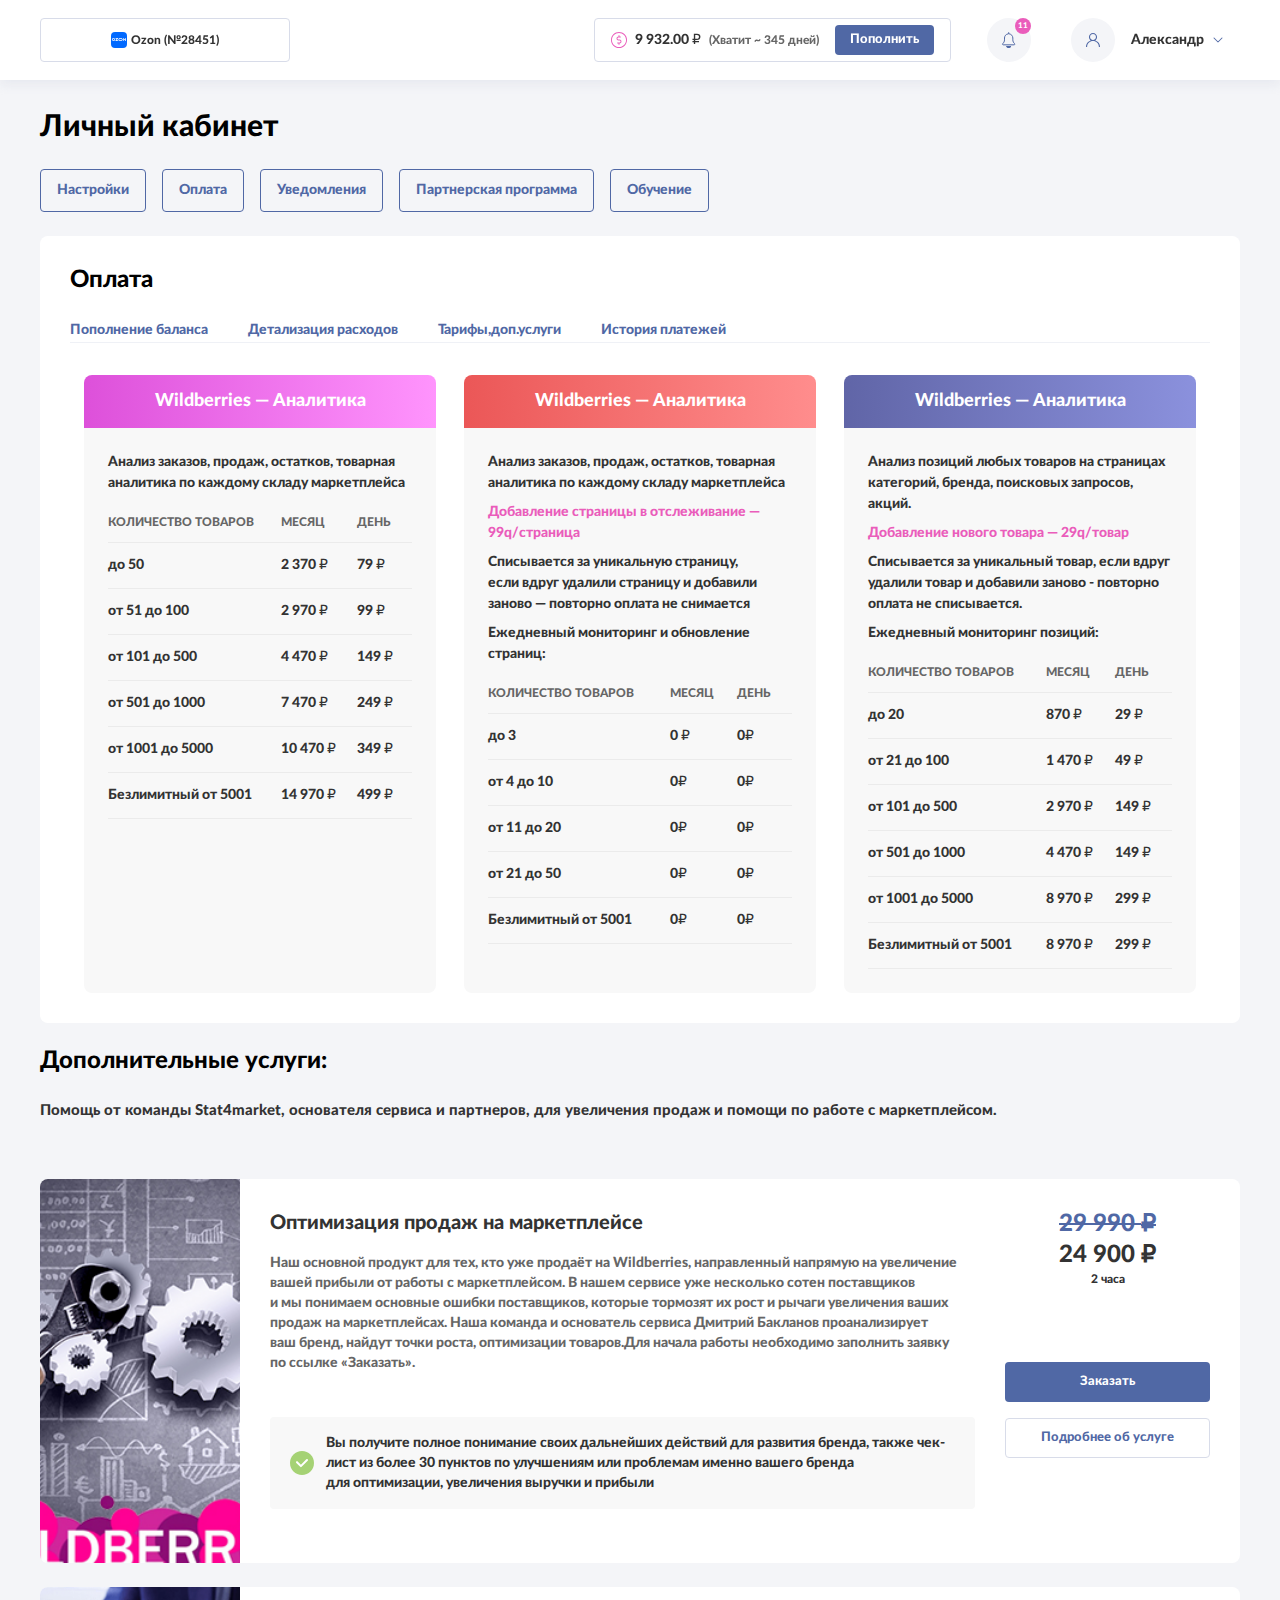
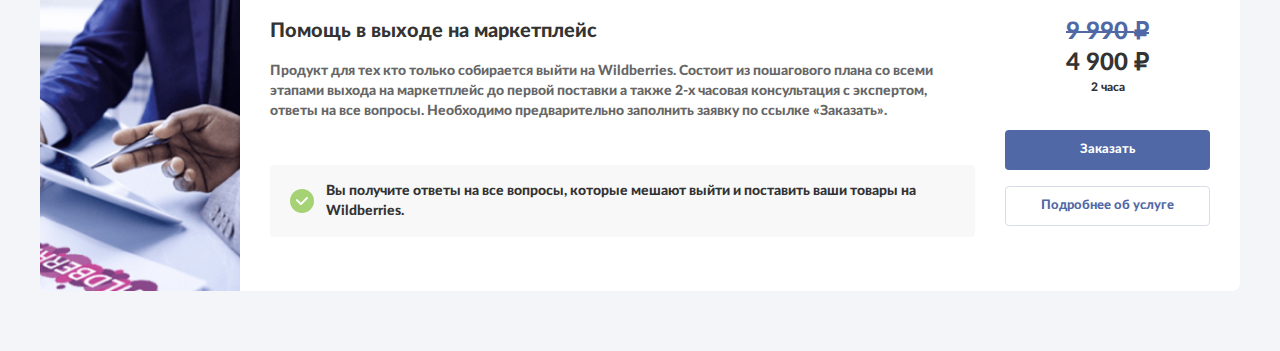
<file: index.html>
<!doctype html><html lang="ru"><head><meta charset="UTF-8"/><meta name="viewport" content="width=device-width,initial-scale=1"/><meta http-equiv="X-UA-Compatible" content="ie=edge"/><title>TestJob</title><link href="assets/css/vendors.c179d4c7c82594709fb0.css" rel="stylesheet"><link href="assets/css/app.80be817db9a53aabaa43.css" rel="stylesheet"></head><body><div id="app"><div class="overlay"></div><header class="header"><div class="container-fluid"><div class="row no-gutters"><div class="col col-left col-6 col-sm-5 col-lg-4"><a href="index.html" class="header__logo"><img src="assets/img/logo.svg" alt="logoImg"> </a><a href="index.html" class="header__logo-mob"><img src="assets/img/logo-mob.svg" alt="logoImg"></a><div class="tarif-number"><div class="tarif-number__icon"><svg width="16" height="20" viewBox="0 0 16 20" fill="none" xmlns="http://www.w3.org/2000/svg"><rect y="2" width="16" height="16" rx="4" fill="#0069FF"/><g clip-path="url(#clip0)"><path fill-rule="evenodd" clip-rule="evenodd" d="M2.68314 8.00855C2.3684 7.9754 2.05112 8.04054 1.7749 8.19503C1.49869 8.34951 1.2771 8.58576 1.1406 8.87129C1.0041 9.15682 0.95938 9.47762 1.0126 9.78959C1.06581 10.1016 1.21435 10.3894 1.43779 10.6135C1.66123 10.8377 1.9486 10.9871 2.26041 11.0413C2.57222 11.0955 2.89316 11.0517 3.17911 10.9161C3.46506 10.7805 3.70199 10.5596 3.85733 10.2839C4.01267 10.0082 4.07879 9.69108 4.04661 9.37624C4.0112 9.02628 3.85628 8.6992 3.60794 8.45009C3.35959 8.20098 3.033 8.04505 2.68314 8.00855ZM2.6335 10.3427C2.46423 10.3654 2.29209 10.3345 2.14128 10.2543C1.99048 10.1741 1.86859 10.0487 1.79274 9.8957C1.71689 9.74267 1.6909 9.56972 1.71842 9.40116C1.74594 9.2326 1.82559 9.0769 1.94617 8.95594C2.06675 8.83498 2.2222 8.75485 2.39067 8.7268C2.55915 8.69875 2.73218 8.7242 2.88544 8.79957C3.0387 8.87494 3.1645 8.99644 3.24514 9.14699C3.32579 9.29755 3.35723 9.46959 3.33505 9.63893C3.31178 9.81706 3.23043 9.98254 3.10361 10.1098C2.97678 10.237 2.81155 10.3188 2.6335 10.3427ZM4.86595 8.06916C4.81282 8.06928 4.76039 8.08125 4.71247 8.1042C4.66454 8.12714 4.62234 8.16048 4.58892 8.20178C4.55551 8.24309 4.53172 8.29133 4.51929 8.34299C4.50687 8.39464 4.50611 8.44842 4.51709 8.50041C4.5507 8.66882 4.70801 8.7839 4.87938 8.7839H5.87384L4.32622 10.832C4.31478 10.8471 4.30777 10.8651 4.30598 10.884C4.3042 10.9028 4.30771 10.9219 4.31612 10.9388C4.32453 10.9558 4.33751 10.9702 4.3536 10.9802C4.36969 10.9902 4.38826 10.9956 4.40722 10.9957H6.83481C7.00606 10.9957 7.16349 10.8806 7.1971 10.7122C7.20808 10.6602 7.20733 10.6064 7.19491 10.5548C7.1825 10.5031 7.15873 10.4549 7.12533 10.4136C7.09193 10.3723 7.04974 10.3389 7.00183 10.316C6.95392 10.293 6.9015 10.281 6.84838 10.2809H5.6367L7.18313 8.23439C7.19469 8.21912 7.20176 8.20094 7.20356 8.18187C7.20536 8.16281 7.20181 8.14362 7.19331 8.12646C7.18481 8.1093 7.1717 8.09485 7.15545 8.08473C7.13919 8.07461 7.12044 8.06921 7.10129 8.06916H4.86595ZM14.5665 8.0774C14.4861 8.09651 14.4146 8.14248 14.3639 8.2077C14.3132 8.27293 14.2863 8.3535 14.2876 8.4361V9.62612L12.3594 8.09163C12.3442 8.07963 12.326 8.07214 12.3068 8.07002C12.2876 8.0679 12.2682 8.07125 12.2509 8.07967C12.2335 8.08809 12.2189 8.10124 12.2086 8.11761C12.1984 8.13399 12.193 8.15292 12.193 8.17222V10.6294C12.1917 10.712 12.2187 10.7925 12.2694 10.8578C12.3201 10.923 12.3915 10.9689 12.4719 10.9881C12.5241 10.9995 12.5782 10.9992 12.6302 10.9869C12.6822 10.9747 12.7308 10.951 12.7725 10.9175C12.8141 10.884 12.8477 10.8415 12.8707 10.7933C12.8937 10.7451 12.9057 10.6923 12.9056 10.6389V9.43858L14.8339 10.9731C14.849 10.9851 14.8672 10.9926 14.8864 10.9947C14.9056 10.9968 14.925 10.9935 14.9423 10.985C14.9597 10.9766 14.9743 10.9635 14.9846 10.9471C14.9948 10.9308 15.0002 10.9118 15.0001 10.8925V8.42644C15.0002 8.37301 14.9883 8.32026 14.9652 8.27206C14.9422 8.22386 14.9086 8.18145 14.867 8.14795C14.8254 8.11445 14.7767 8.09073 14.7247 8.07851C14.6727 8.0663 14.6186 8.06592 14.5665 8.0774ZM9.54575 8.71548C10.3614 8.71548 10.9708 9.1465 10.9708 9.53205C10.9708 9.91759 10.3614 10.3486 9.54575 10.3486C8.73014 10.3486 8.12073 9.91759 8.12073 9.53205C8.12073 9.1465 8.73014 8.71548 9.54575 8.71548ZM9.54575 8.00077C8.36519 8.00077 7.40819 8.68635 7.40819 9.53205C7.40819 10.3777 8.36519 11.0633 9.54575 11.0633C10.7263 11.0633 11.6833 10.3777 11.6833 9.53205C11.6833 8.68635 10.7263 8.00077 9.54575 8.00077Z" fill="white"/></g><defs><clipPath id="clip0"><rect width="14" height="3.06452" fill="white" transform="translate(1 8)"/></clipPath></defs></svg></div><div class="tarif-number__text"><span>Ozon</span> (№28451)</div></div></div><div class="col col-right col-6 col-sm-7 col-lg-8"><div class="rep-balance"><div class="rep-balance__icon"><svg width="16" height="16" viewBox="0 0 16 16" fill="none" xmlns="http://www.w3.org/2000/svg"><path d="M13.6569 2.34313C12.1459 0.832125 10.1369 0 8 0C5.86312 0 3.85406 0.832125 2.34313 2.34313C0.832156 3.85413 0 5.86312 0 8C0 10.1369 0.832156 12.1459 2.34313 13.6569C3.85413 15.1679 5.86312 16 8 16C10.1369 16 12.1459 15.1679 13.6569 13.6569C15.1678 12.1459 16 10.1369 16 8C16 5.86312 15.1678 3.85406 13.6569 2.34313ZM8 15.0625C4.10563 15.0625 0.9375 11.8944 0.9375 8C0.9375 4.10563 4.10563 0.9375 8 0.9375C11.8944 0.9375 15.0625 4.10563 15.0625 8C15.0625 11.8944 11.8944 15.0625 8 15.0625Z" fill="#EA5DBB"/><path d="M8.50226 7.53129H7.49807C6.92598 7.53129 6.46057 7.06589 6.46057 6.49382C6.46057 5.92173 6.92601 5.45632 7.49807 5.45632H9.50641C9.76529 5.45632 9.97516 5.24645 9.97516 4.98757C9.97516 4.7287 9.76529 4.51882 9.50641 4.51882H8.46891V3.48132C8.46891 3.22245 8.25904 3.01257 8.00016 3.01257C7.74129 3.01257 7.53141 3.22245 7.53141 3.48132V4.51882H7.4981C6.40907 4.51882 5.5231 5.40482 5.5231 6.49382C5.5231 7.58282 6.4091 8.46879 7.4981 8.46879H8.50229C9.07435 8.46879 9.53976 8.93423 9.53976 9.50629C9.53976 10.0784 9.07435 10.5438 8.50229 10.5438H6.49395C6.23507 10.5438 6.0252 10.7537 6.0252 11.0125C6.0252 11.2714 6.23507 11.4813 6.49395 11.4813H7.53141V12.5188C7.53141 12.7777 7.74129 12.9876 8.00016 12.9876C8.25904 12.9876 8.46891 12.7777 8.46891 12.5188V11.4813H8.50226C9.59126 11.4813 10.4772 10.5953 10.4772 9.50629C10.4772 8.41729 9.59126 7.53129 8.50226 7.53129Z" fill="#EA5DBB"/></svg></div><div class="rep-balance__sum">9 932.00 <span class="rouble">₽</span></div><div class="rep-balance__date">(Хватит ~ 345 дней)</div><a href="index.html" class="rep-balance__btn btn">Пополнить</a></div><div class="notification"><div class="notification__icon"><svg width="16" height="16" viewBox="0 0 16 16" fill="none" xmlns="http://www.w3.org/2000/svg"><path d="M7.83333 1.38667V1.81977L8.26201 1.88155C10.2782 2.17213 11.8333 3.9075 11.8333 6V7.85867C11.8333 9.32464 12.4757 10.7092 13.5953 11.6561C13.7505 11.7897 13.8333 11.9739 13.8333 12.1667C13.8333 12.5339 13.5339 12.8333 13.1667 12.8333H2.16667C1.79948 12.8333 1.5 12.5339 1.5 12.1667C1.5 11.972 1.58432 11.7884 1.7322 11.6613C2.8573 10.7094 3.5 9.32509 3.5 7.85867V6C3.5 3.90744 5.05454 2.17213 7.0713 1.88156L7.5 1.81979V1.38667V0.666667C7.5 0.574468 7.57448 0.5 7.66667 0.5C7.75885 0.5 7.83333 0.574468 7.83333 0.666667V1.38667Z" stroke="#5068A5"/><mask id="path-2-inside-1" fill="white"><path d="M7.66808 16C8.87542 16 9.88542 15.1393 10.1174 14H5.21875C5.45075 15.1393 6.46075 16 7.66808 16Z"/></mask><path d="M7.66808 16C8.87542 16 9.88542 15.1393 10.1174 14H5.21875C5.45075 15.1393 6.46075 16 7.66808 16Z" fill="#5068A5"/><path d="M10.1174 14L31.0218 18.2567L36.2326 -7.33333H10.1174V14ZM5.21875 14V-7.33333H-20.8964L-15.6856 18.2567L5.21875 14ZM7.66808 37.3333C19.2361 37.3333 28.8104 29.1167 31.0218 18.2567L-10.7869 9.74329C-9.03952 1.16192 -1.48527 -5.33333 7.66808 -5.33333V37.3333ZM10.1174 -7.33333H5.21875V35.3333H10.1174V-7.33333ZM-15.6856 18.2567C-13.4742 29.1167 -3.89994 37.3333 7.66808 37.3333V-5.33333C16.8214 -5.33333 24.3757 1.16192 26.1231 9.74329L-15.6856 18.2567Z" fill="#5068A5" mask="url(#path-2-inside-1)"/></svg></div><div class="notification__number">11</div></div><div class="login"><div class="login__icon"><svg width="16" height="16" viewBox="0 0 16 16" fill="none" xmlns="http://www.w3.org/2000/svg"><path d="M12.9498 10.0503C12.1874 9.28794 11.2799 8.72353 10.2898 8.38187C11.3502 7.65149 12.0469 6.42914 12.0469 5.04701C12.0469 2.81556 10.2315 1.00012 8.00003 1.00012C5.76858 1.00012 3.95314 2.81556 3.95314 5.04701C3.95314 6.42919 4.64983 7.65154 5.71031 8.38187C4.72019 8.72353 3.8127 9.28794 3.05027 10.0503C1.72814 11.3725 1 13.1303 1 15.0001H2.09375C2.09375 11.7435 4.74329 9.09385 8.00003 9.09385C11.2568 9.09385 13.9063 11.7434 13.9063 15.0001H15.0001C15.0001 13.1303 14.2719 11.3724 12.9498 10.0503ZM8.00003 8.00009C6.37167 8.00009 5.04689 6.67534 5.04689 5.04696C5.04689 3.41858 6.37167 2.09382 8.00003 2.09382C9.62838 2.09382 10.9532 3.41858 10.9532 5.04696C10.9532 6.67534 9.62838 8.00009 8.00003 8.00009Z" fill="#5068A5"/></svg></div><div class="login__user-name">Александр</div><div class="login__user-arrow"><svg width="12" height="12" viewBox="0 0 12 12" fill="none" xmlns="http://www.w3.org/2000/svg"><path d="M2.35355 3.64645C2.15829 3.45118 1.84171 3.45118 1.64645 3.64645C1.45118 3.84171 1.45118 4.15829 1.64645 4.35355L2.35355 3.64645ZM6 8L5.64645 8.35355L6 8.70711L6.35355 8.35355L6 8ZM10.3536 4.35355C10.5488 4.15829 10.5488 3.84171 10.3536 3.64645C10.1583 3.45118 9.84171 3.45118 9.64645 3.64645L10.3536 4.35355ZM1.64645 4.35355L5.64645 8.35355L6.35355 7.64645L2.35355 3.64645L1.64645 4.35355ZM6.35355 8.35355L10.3536 4.35355L9.64645 3.64645L5.64645 7.64645L6.35355 8.35355Z" fill="#5068A5"/></svg></div><div class="login__user-dropdown">Lorem ipsum dolor sit amet, consectetur adipisicing elit. Esse, fugiat?</div></div><div class="header__menu-burger menu-burger"><svg width="26" height="24" viewBox="0 0 26 24" fill="none" xmlns="http://www.w3.org/2000/svg"><path d="M1 4H25" stroke="#333333" stroke-width="2" stroke-linecap="round" stroke-linejoin="round"/><path d="M1 12H17" stroke="#333333" stroke-width="2" stroke-linecap="round" stroke-linejoin="round"/><path d="M1 20H21" stroke="#333333" stroke-width="2" stroke-linecap="round" stroke-linejoin="round"/></svg><div class="menu-burger__body"><div class="menu-burger__body-close-icon"><svg width="16" height="16" viewBox="0 0 16 16" fill="none" xmlns="http://www.w3.org/2000/svg"><path d="M2.22566 0.810956C1.83514 0.420436 1.20197 0.420436 0.811452 0.810956C0.420922 1.20148 0.420922 1.83465 0.811452 2.22517L6.5862 7.9999L0.811512 13.7746C0.420982 14.1651 0.420982 14.7983 0.811512 15.1888C1.20203 15.5793 1.8352 15.5793 2.22572 15.1888L8.0004 9.4141L13.7751 15.1888C14.1656 15.5793 14.7988 15.5793 15.1893 15.1888C15.5798 14.7983 15.5798 14.1651 15.1893 13.7746L9.4146 7.9999L15.1893 2.22517C15.5799 1.83465 15.5799 1.20148 15.1893 0.810956C14.7988 0.420436 14.1657 0.420436 13.7751 0.810956L8.0004 6.5857L2.22566 0.810956Z" fill="white"/></svg></div><p>Lorem ipsum dolor sit amet, consectetur adipisicing elit. Esse, fugiat?</p></div></div></div></div></div></header><div class="content"><section class="lk"><div class="container-fluid"><div class="row no-gutters"><div class="col col-top col-12"><h2 class="lk__title">Личный кабинет</h2></div><div class="col col-bottom col-12"><div class="lk__menu menu"><ul class="menu__list"><li><a href="index.html" class="menu__link">Настройки</a></li><li><a href="index.html" class="menu__link">Оплата</a></li><li><a href="index.html" class="menu__link">Уведомления</a></li><li><a href="index.html" class="menu__link">Партнерская программа</a></li><li><a href="index.html" class="menu__link">Обучение</a></li></ul><div class="lk__menu-arrow menu__arrow"><svg width="12" height="12" viewBox="0 0 12 12" fill="none" xmlns="http://www.w3.org/2000/svg"><path d="M2.35355 3.64645C2.15829 3.45118 1.84171 3.45118 1.64645 3.64645C1.45118 3.84171 1.45118 4.15829 1.64645 4.35355L2.35355 3.64645ZM6 8L5.64645 8.35355L6 8.70711L6.35355 8.35355L6 8ZM10.3536 4.35355C10.5488 4.15829 10.5488 3.84171 10.3536 3.64645C10.1583 3.45118 9.84171 3.45118 9.64645 3.64645L10.3536 4.35355ZM1.64645 4.35355L5.64645 8.35355L6.35355 7.64645L2.35355 3.64645L1.64645 4.35355ZM6.35355 8.35355L10.3536 4.35355L9.64645 3.64645L5.64645 7.64645L6.35355 8.35355Z" fill="#5068A5"/></svg></div><div class="lk__menu-dropdown"><nav class="dropdown-menu-lk"><ul class="dropdown-menu-lk__list"><li><a href="index.html" class="dropdown-menu-lk__link">Настройки</a></li><li><a href="index.html" class="dropdown-menu-lk__link">Оплата</a></li><li><a href="index.html" class="dropdown-menu-lk__link">Уведомления</a></li><li><a href="index.html" class="dropdown-menu-lk__link">Партнерская программа</a></li><li><a href="index.html" class="dropdown-menu-lk__link">Обучение</a></li></ul></nav></div></div></div></div></div></section><section class="payment"><div class="container-fluid"><div class="payment__body"><div class="row row-top no-gutters"><div class="col col-top col-12"><h3 class="payment__title section-title">Оплата</h3></div><div class="col col-bottom col-12"><nav class="menu"><ul class="menu__list"><li><a href="index.html" class="menu__link">Пополнение баланса</a></li><li><a href="index.html" class="menu__link">Детализация расходов</a></li><li><a href="index.html" class="menu__link">Тарифы,доп.услуги</a></li><li><a href="index.html" class="menu__link">История платежей</a></li></ul></nav></div></div><div class="row row-bottom no-gutters"><div class="col col-12 col-sm-6 col-lg-4"><div class="payment-col"><div class="payment-col__header"><h4 class="payment-col__header-title">Wildberries — Аналитика</h4></div><div class="payment-col__body"><div class="payment-col__text"><p>Анализ заказов, продаж, остатков, товарная аналитика по каждому складу маркетплейса</p></div><table class="payment-col__table"><thead><tr><th scope="col">Количество товаров</th><th scope="col">Месяц</th><th scope="col">День</th></tr></thead><tbody><tr><td>до 50</td><td>2&nbsp;370&nbsp;<span class="rouble">₽</span></td><td>79&nbsp;<span class="rouble">₽</span></td></tr><tr><td>от 51 до 100</td><td>2&nbsp;970&nbsp;<span class="rouble">₽</span></td><td>99&nbsp;<span class="rouble">₽</span></td></tr><tr><td>от 101 до 500</td><td>4&nbsp;470&nbsp;<span class="rouble">₽</span></td><td>149&nbsp;<span class="rouble">₽</span></td></tr><tr><td>от 501 до 1000</td><td>7&nbsp;470&nbsp;<span class="rouble">₽</span></td><td>249&nbsp;<span class="rouble">₽</span></td></tr><tr><td>от 1001 до 5000</td><td>10&nbsp;470&nbsp;<span class="rouble">₽</span></td><td>349&nbsp;<span class="rouble">₽</span></td></tr><tr><td>Безлимитный от 5001</td><td>14&nbsp;970&nbsp;<span class="rouble">₽</span></td><td>499&nbsp;<span class="rouble">₽</span></td></tr></tbody></table></div></div></div><div class="col col-12 col-sm-6 col-lg-4"><div class="payment-col"><div class="payment-col__header payment-col__header-bg2"><h4 class="payment-col__header-title">Wildberries — Аналитика</h4></div><div class="payment-col__body"><div class="payment-col__text"><p>Анализ заказов, продаж, остатков, товарная аналитика по каждому складу маркетплейса</p><p class="payment-col__text-color">Добавление страницы в отслеживание — 99q/страница</p><p>Списывается за уникальную страницу, если вдруг удалили страницу и добавили заново — повторно оплата не снимается</p><p class="payment-col__text-bold">Ежедневный мониторинг и обновление страниц:</p></div><table class="payment-col__table"><thead><tr><th scope="col">Количество товаров</th><th scope="col">Месяц</th><th scope="col">День</th></tr></thead><tbody><tr><td>до 3</td><td>0&nbsp;<span class="rouble">₽</span></td><td>0<span class="rouble">₽</span></td></tr><tr><td>от 4 до 10</td><td>0<span class="rouble">₽</span></td><td>0<span class="rouble">₽</span></td></tr><tr><td>от 11 до 20</td><td>0<span class="rouble">₽</span></td><td>0<span class="rouble">₽</span></td></tr><tr><td>от 21 до 50</td><td>0<span class="rouble">₽</span></td><td>0<span class="rouble">₽</span></td></tr><tr><td>Безлимитный от 5001</td><td>0<span class="rouble">₽</span></td><td>0<span class="rouble">₽</span></td></tr></tbody></table></div></div></div><div class="col col-12 col-lg-4"><div class="payment-col"><div class="payment-col__header payment-col__header-bg3"><h4 class="payment-col__header-title">Wildberries — Аналитика</h4></div><div class="payment-col__body"><div class="payment-col__text"><p>Анализ позиций любых товаров на страницах категорий, бренда, поисковых запросов, акций.</p><p class="payment-col__text-color">Добавление нового товара — 29q/товар</p><p>Списывается за уникальный товар, если вдруг удалили товар и добавили заново - повторно оплата не списывается.</p><p class="payment-col__text-bold">Ежедневный мониторинг позиций:</p></div><table class="payment-col__table"><thead><tr><th scope="col">Количество товаров</th><th scope="col">Месяц</th><th scope="col">День</th></tr></thead><tbody><tr><td>до 20</td><td>870&nbsp;<span class="rouble">₽</span></td><td>29&nbsp;<span class="rouble">₽</span></td></tr><tr><td>от 21 до 100</td><td>1&nbsp;470&nbsp;<span class="rouble">₽</span></td><td>49&nbsp;<span class="rouble">₽</span></td></tr><tr><td>от 101 до 500</td><td>2&nbsp;970&nbsp;<span class="rouble">₽</span></td><td>149&nbsp;<span class="rouble">₽</span></td></tr><tr><td>от 501 до 1000</td><td>4&nbsp;470&nbsp;<span class="rouble">₽</span></td><td>149&nbsp;<span class="rouble">₽</span></td></tr><tr><td>от 1001 до 5000</td><td>8&nbsp;970&nbsp;<span class="rouble">₽</span></td><td>299&nbsp;<span class="rouble">₽</span></td></tr><tr><td>Безлимитный от 5001</td><td>8&nbsp;970&nbsp;<span class="rouble">₽</span></td><td>299&nbsp;<span class="rouble">₽</span></td></tr></tbody></table></div></div></div></div></div></div></section><section class="add-services"><div class="container-fluid"><div class="row row-top no-gutters"><div class="col col-top col-12"><h3 class="add-services__title section-title">Дополнительные услуги:</h3></div><div class="col col-bottom col-12"><p class="add-services__description">Помощь от команды Stat4market, основателя сервиса и партнеров, для увеличения продаж и помощи по работе с маркетплейсом.</p></div></div><div class="row row-bottom no-gutters"><div class="col col-12"><div class="services-col"><div class="row no-gutters"><div class="col col-12 col-xl-2"><img src="assets/img/services-1.jpg" alt="img" class="services-col__img"></div><div class="col col-body col-12 col-xl-10"><div class="row no-gutters"><div class="col col-12 col-xl-9"><h4 class="services-col__title">Оптимизация продаж на маркетплейсе</h4><p class="services-col__description">Наш основной продукт для тех, кто уже продаёт на Wildberries, направленный напрямую на увеличение вашей прибыли от работы с маркетплейсом. В нашем сервисе уже несколько сотен поставщиков и мы понимаем основные ошибки поставщиков, которые тормозят их рост и рычаги увеличения ваших продаж на маркетплейсах. Наша команда и основатель сервиса Дмитрий Бакланов проанализирует ваш бренд, найдут точки роста, оптимизации товаров.Для начала работы необходимо заполнить заявку по ссылке «Заказать».</p><div class="services-col__check"><div class="services-col__check-icon"><svg width="24" height="40" viewBox="0 0 24 40" fill="none" xmlns="http://www.w3.org/2000/svg"><path d="M0 20C0 13.3726 5.37258 8 12 8C18.6274 8 24 13.3726 24 20C24 26.6274 18.6274 32 12 32C5.37258 32 0 26.6274 0 20Z" fill="#A5D274"/><path d="M7 19.1739L10.913 23.087L17 17" stroke="white" stroke-width="2" stroke-linecap="round" stroke-linejoin="round"/></svg></div><p class="services-col__check-text">Вы получите полное понимание своих дальнейших действий для развития бренда, также чек-лист из более 30 пунктов по улучшениям или проблемам именно вашего бренда для оптимизации, увеличения выручки и прибыли</p></div></div><div class="col col-order col-12 col-xl-3"><div class="row no-gutters"><div class="col col-order-price col-12 col-sm-6 col-xl-12"><p class="services-col__order-price services-col__order-price-old">29&nbsp;990&nbsp;<span class="rouble">₽</span></p><p class="services-col__order-price">24&nbsp;900&nbsp;<span class="rouble">₽</span></p><p class="services-col__order-time">2 часа</p></div><div class="col col-order-btn col-12 col-sm-6 col-xl-12"><a href="index.html" class="services-col__btn btn">Заказать </a><a href="index.html" class="services-col__btn btn">Подробнее об услуге</a></div></div></div></div></div></div></div></div><div class="col col-12"><div class="services-col"><div class="row no-gutters"><div class="col col-12 col-xl-2"><img src="assets/img/services-2.jpg" alt="img" class="services-col__img"></div><div class="col col-body col-12 col-xl-10"><div class="row no-gutters"><div class="col col-12 col-xl-9"><h4 class="services-col__title">Помощь в выходе на маркетплейс</h4><p class="services-col__description">Продукт для тех кто только собирается выйти на Wildberries. Состоит из пошагового плана со всеми этапами выхода на маркетплейс до первой поставки а также 2-х часовая консультация с экспертом, ответы на все вопросы. Необходимо предварительно заполнить заявку по ссылке «Заказать».</p><div class="services-col__check"><div class="services-col__check-icon"><svg width="24" height="40" viewBox="0 0 24 40" fill="none" xmlns="http://www.w3.org/2000/svg"><path d="M0 20C0 13.3726 5.37258 8 12 8C18.6274 8 24 13.3726 24 20C24 26.6274 18.6274 32 12 32C5.37258 32 0 26.6274 0 20Z" fill="#A5D274"/><path d="M7 19.1739L10.913 23.087L17 17" stroke="white" stroke-width="2" stroke-linecap="round" stroke-linejoin="round"/></svg></div><p class="services-col__check-text">Вы получите ответы на все вопросы, которые мешают выйти и поставить ваши товары на Wildberries.</p></div></div><div class="col col-order col-12 col-xl-3"><div class="row no-gutters"><div class="col col-order-price col-12 col-sm-6 col-xl-12"><p class="services-col__order-price services-col__order-price-old">9&nbsp;990&nbsp;<span class="rouble">₽</span></p><p class="services-col__order-price">4&nbsp;900&nbsp;<span class="rouble">₽</span></p><p class="services-col__order-time">2 часа</p></div><div class="col col-order-btn col-12 col-sm-6 col-xl-12"><a href="index.html" class="services-col__btn btn">Заказать </a><a href="index.html" class="services-col__btn btn">Подробнее об услуге</a></div></div></div></div></div></div></div></div></div></div></section></div></div><script src="assets/js/vendors.3ece948277fb1fa02ef8.js"></script><script src="assets/js/app.2ce26de52e3cf8c3df67.js"></script></body></html>
</file>
<file: assets/css/app.80be817db9a53aabaa43.css>
.menu-burger__body{position:fixed;top:0;right:-100%;min-height:100vh;height:100%;width:100%;z-index:10;background:#fff;-webkit-box-shadow:0 5px 10px rgba(186,192,209,.4);box-shadow:0 5px 10px rgba(186,192,209,.4);-webkit-transition:all .3s ease-in-out .1s;-o-transition:all .3s ease-in-out .1s;transition:all .3s ease-in-out .1s}@media only screen and (min-width:562px){.menu-burger__body{max-width:320px}}.menu-burger__body>p{padding:16px}.menu-burger__body.fade-in{right:0;-webkit-transition:all .4s ease-in-out;-o-transition:all .4s ease-in-out;transition:all .4s ease-in-out}.menu-burger__body-close-icon{display:-webkit-box;display:-ms-flexbox;display:flex;-webkit-box-align:center;-ms-flex-align:center;align-items:center;-webkit-box-pack:end;-ms-flex-pack:end;justify-content:flex-end;padding:16px}.menu-burger__body-close-icon svg path{fill:#5068a5}.tarif-number{display:-webkit-box;display:-ms-flexbox;display:flex;-webkit-box-align:center;-ms-flex-align:center;align-items:center;-webkit-box-pack:center;-ms-flex-pack:center;justify-content:center;padding:10px 8px;border:1px solid #d8dce9;border-radius:4px}@media only screen and (min-width:1200px){.tarif-number{width:100%;max-width:250px}}.tarif-number__icon{margin-right:4px}.tarif-number__text{font-size:12px;font-style:normal}.tarif-number__text>span{display:none}@media only screen and (min-width:767px){.tarif-number__text>span{display:inline-block}}.rep-balance{display:-webkit-box;display:-ms-flexbox;display:flex;-webkit-box-align:center;-ms-flex-align:center;align-items:center;padding:6px 16px;border-radius:4px}@media only screen and (min-width:767px){.rep-balance{margin-right:36px;border:1px solid #d8dce9}}.rep-balance__icon{margin-right:4px}@media only screen and (min-width:767px){.rep-balance__icon{margin-right:8px}}.rep-balance__sum{font-size:12px;line-height:20px;font-weight:400}@media only screen and (min-width:767px){.rep-balance__sum{margin-right:8px;font-size:14px}}.rep-balance__date{display:none;margin-right:16px;font-size:12px;line-height:18px;font-weight:400;color:#666}@media only screen and (min-width:767px){.rep-balance__date{display:-webkit-box;display:-ms-flexbox;display:flex}}.rep-balance__btn{display:none;max-width:99px}@media only screen and (min-width:767px){.rep-balance__btn{display:-webkit-box;display:-ms-flexbox;display:flex}}.rouble{font-family:rouble,Arial,sans-serif}.notification{position:relative;display:none;-webkit-box-align:center;-ms-flex-align:center;align-items:center;-webkit-box-pack:center;-ms-flex-pack:center;justify-content:center;width:44px;height:44px;border-radius:50%;background:#f4f5f8}@media only screen and (min-width:1200px){.notification{display:-webkit-box;display:-ms-flexbox;display:flex;margin-right:40px}}.notification__number{position:absolute;top:0;right:0;display:-webkit-box;display:-ms-flexbox;display:flex;-webkit-box-pack:center;-ms-flex-pack:center;justify-content:center;width:16px;height:16px;font-size:8px;line-height:20px;font-weight:400;color:#fff;background:#ea5dbb;border-radius:50%}.login,.notification__number{-webkit-box-align:center;-ms-flex-align:center;align-items:center}.login{position:relative;display:none}@media only screen and (min-width:1200px){.login{display:-webkit-box;display:-ms-flexbox;display:flex;margin-right:16px}}.login__icon{display:-webkit-box;display:-ms-flexbox;display:flex;-webkit-box-align:center;-ms-flex-align:center;align-items:center;-webkit-box-pack:center;-ms-flex-pack:center;justify-content:center;width:44px;height:44px;border-radius:50%;background:#f4f5f8;margin-right:16px}.login__user-name{font-size:14px;line-height:20px;font-weight:400;margin-right:8px}.login__user-arrow{cursor:pointer}.login__user-arrow svg{-webkit-transition:all .2s ease-in-out .1s;-o-transition:all .2s ease-in-out .1s;transition:all .2s ease-in-out .1s}.login__user-arrow.fade-in svg{-webkit-transform:rotate(180deg);-ms-transform:rotate(180deg);transform:rotate(180deg);-webkit-transition:all .3s ease-in-out;-o-transition:all .3s ease-in-out;transition:all .3s ease-in-out}.login__user-dropdown{position:absolute;top:35px;right:0;width:200px;min-height:100px;z-index:10;display:none;padding:16px;font-size:12px;line-height:16px;font-weight:400;background:#fff;border-radius:8px;-webkit-box-shadow:0 5px 10px rgba(186,192,209,.2);box-shadow:0 5px 10px rgba(186,192,209,.2)}.header,.login__user-dropdown.fade-in{display:-webkit-box;display:-ms-flexbox;display:flex}.header{position:fixed;top:0;left:0;z-index:1;-webkit-box-align:center;-ms-flex-align:center;align-items:center;width:100%;height:80px;background:#fff;-webkit-box-shadow:0 5px 10px rgba(186,192,209,.2);box-shadow:0 5px 10px rgba(186,192,209,.2)}.header__logo{display:none;margin-right:30px}@media only screen and (min-width:767px){.header__logo{display:-webkit-box;display:-ms-flexbox;display:flex}}@media only screen and (min-width:1200px){.header__logo{display:none}}.header__logo-mob{margin-right:20px}@media only screen and (min-width:767px){.header__logo-mob{display:none}}.header__menu-burger{cursor:pointer}@media only screen and (min-width:992px){.header__menu-burger{display:none}}.header .col,.header .row{display:-webkit-box;display:-ms-flexbox;display:flex;-webkit-box-align:center;-ms-flex-align:center;align-items:center}.header .col{height:100%}.header .col-right{-webkit-box-pack:end;-ms-flex-pack:end;justify-content:flex-end}html{scroll-behavior:smooth}body,html{min-height:100%;height:100%;width:100%}body{height:auto;font-family:Lato-Heavy,Arial,sans-serif;color:#333;background:#f4f5f8}@media (max-width:767px){body{font-size:calc(14px + 3.4*(100vw - 320px)/1980)}}@media (min-width:767px){body{font-size:calc(14px + .10101vw)}}a :active,a :focus,a:hover,a :target{text-decoration:none}button,button:active,button:focus,button:hover{outline:none;background:rgba(0,0,0,0)}::-webkit-scrollbar{width:4px;height:4px;border-radius:5px;background-color:#c4c4c4}::-webkit-scrollbar-thumb{border-radius:10px;position:relative;background:#000}#app{display:-webkit-box;display:-ms-flexbox;display:flex;-webkit-box-orient:vertical;-webkit-box-direction:normal;-ms-flex-direction:column;flex-direction:column;overflow-x:hidden}#app,.overlay{min-height:100vh;height:100%}.overlay{display:none;position:fixed;top:80px;left:0;width:100%;background:rgba(0,0,0,.25);z-index:1}.overlay.fade-in-overlay{display:block}.content{-webkit-box-flex:1;-ms-flex:1 1 auto;flex:1 1 auto;padding-bottom:30px}@media only screen and (min-width:1200px){.content{padding-bottom:60px}}.stop-scroll{overflow:hidden}.btn{-webkit-box-align:center;-ms-flex-align:center;align-items:center;-webkit-box-pack:center;-ms-flex-pack:center;justify-content:center;width:100%;padding:4px 16px;font-size:13px;font-weight:400;color:#fff;border-radius:4px;background:#5068a5;-webkit-transition:all .3s ease-in-out .1s;-o-transition:all .3s ease-in-out .1s;transition:all .3s ease-in-out .1s}.btn:hover{color:#5068a5;border:1px solid #5068a5;background:rgba(0,0,0,0);-webkit-transition:all .4s ease-in-out;-o-transition:all .4s ease-in-out;transition:all .4s ease-in-out}.btn:focus{-webkit-box-shadow:none;box-shadow:none}.container-fluid{max-width:1980px}@media only screen and (min-width:1200px){.container-fluid{padding:0 40px}}.lk{margin-top:109px}.lk__title{font-size:20px;font-weight:600;color:#000}@media only screen and (min-width:767px){.lk__title{font-size:30px;text-shadow:0 4px 4px rgba(0,0,0,.25),0 4px 4px rgba(0,0,0,.25)}}@media only screen and (min-width:992px){.lk__title{text-shadow:none}}.lk__menu{position:relative}.lk__menu-arrow svg{-webkit-transition:all .2s ease-in-out .1s;-o-transition:all .2s ease-in-out .1s;transition:all .2s ease-in-out .1s}.lk__menu-arrow.fade-in svg{-webkit-transform:rotate(180deg);-ms-transform:rotate(180deg);transform:rotate(180deg);-webkit-transition:all .3s ease-in-out;-o-transition:all .3s ease-in-out;transition:all .3s ease-in-out}.lk__menu-dropdown{position:absolute;top:50px;right:0;width:100%;min-height:100px;z-index:1;display:none;padding:16px;border:1px solid #d8dce9;border-radius:4px;background:#fff;-webkit-box-shadow:0 5px 10px rgba(186,192,209,.2);box-shadow:0 5px 10px rgba(186,192,209,.2)}.lk__menu-dropdown .dropdown-menu-lk__list{display:-webkit-box;display:-ms-flexbox;display:flex;-webkit-box-orient:vertical;-webkit-box-direction:normal;-ms-flex-direction:column;flex-direction:column}.lk__menu-dropdown .dropdown-menu-lk__list li:not(:last-child){margin-bottom:8px}.lk__menu-dropdown .dropdown-menu-lk__link{font-size:12px;line-height:16px;color:#333;-webkit-transition:all .3s ease-in-out .1s;-o-transition:all .3s ease-in-out .1s;transition:all .3s ease-in-out .1s}.lk__menu-dropdown .dropdown-menu-lk__link:hover{color:#8c8c8c;-webkit-transition:all .4s ease-in-out;-o-transition:all .4s ease-in-out;transition:all .4s ease-in-out}.lk .menu,.lk__menu-dropdown.fade-in{display:-webkit-box;display:-ms-flexbox;display:flex}.lk .menu{-webkit-box-align:center;-ms-flex-align:center;align-items:center;-webkit-box-pack:justify;-ms-flex-pack:justify;justify-content:space-between;padding:10px 16px;border:1px solid #d8dce9;border-radius:4px;background:#fff}@media only screen and (min-width:767px){.lk .menu{padding:0;border:none;background:rgba(0,0,0,0)}}.lk .menu__arrow{cursor:pointer}@media only screen and (min-width:767px){.lk .menu__arrow{display:none}}.lk .menu__list{display:-webkit-box;display:-ms-flexbox;display:flex;-webkit-box-align:center;-ms-flex-align:center;align-items:center}.lk .menu__list li:not(:first-child){display:none}@media only screen and (min-width:767px){.lk .menu__list li:not(:first-child){display:-webkit-box;display:-ms-flexbox;display:flex}}@media only screen and (min-width:767px){.lk .menu__list li:not(:last-child){margin-right:16px}}.lk .menu__link{display:-webkit-box;display:-ms-flexbox;display:flex;-webkit-box-align:center;-ms-flex-align:center;align-items:center;-webkit-box-pack:center;-ms-flex-pack:center;justify-content:center;font-size:12px;font-weight:400;text-align:center;color:#333;border-radius:4px;-webkit-transition:all .3s ease-in-out .1s;-o-transition:all .3s ease-in-out .1s;transition:all .3s ease-in-out .1s}.lk .menu__link:hover{-webkit-transition:all .4s ease-in-out;-o-transition:all .4s ease-in-out;transition:all .4s ease-in-out}@media only screen and (min-width:767px){.lk .menu__link{padding:10px 16px;font-size:14px;color:#5068a5;border:1px solid #5068a5}.lk .menu__link:hover{background:#5068a5;color:#fff}}.lk .col{margin-bottom:16px}@media only screen and (min-width:767px){.lk .col{margin-bottom:24px}}.section-title{font-size:16px;font-weight:600;color:#000}@media only screen and (min-width:767px){.section-title{font-size:18px}}@media only screen and (min-width:992px){.section-title{font-size:24px}}.payment{margin-bottom:16px}@media only screen and (min-width:767px){.payment{margin-bottom:24px}}.payment__body{padding:16px;background:#fff;border-radius:8px}@media only screen and (min-width:1200px){.payment__body{padding:30px}}.payment .row-top .col-top{margin-bottom:16px}@media only screen and (min-width:767px){.payment .row-top .col-top{margin-bottom:24px}}.payment .row-top .col-bottom{margin-bottom:16px}@media only screen and (min-width:992px){.payment .row-top .col-bottom{margin-bottom:32px}}@media only screen and (min-width:992px){.payment .row-bottom .col{padding:0 14px}}@media only screen and (min-width:576px){.payment .row-bottom .col:first-child{padding-right:8px}}@media only screen and (min-width:992px){.payment .row-bottom .col:first-child{padding:0 14px}}@media only screen and (min-width:576px){.payment .row-bottom .col:nth-child(2n){padding-left:8px}}@media only screen and (min-width:992px){.payment .row-bottom .col:nth-child(2n){padding:0 14px}}.payment .row-bottom .col:not(:last-child){margin-bottom:16px}@media only screen and (min-width:992px){.payment .row-bottom .col:not(:last-child){margin-bottom:0}}.payment .menu{border-bottom:1px solid #eff1f6}.payment .menu__list{display:-webkit-box;display:-ms-flexbox;display:flex;-webkit-box-align:center;-ms-flex-align:center;align-items:center;overflow:auto;white-space:nowrap}.payment .menu__list::-webkit-scrollbar{display:none}.payment .menu__list li:not(:last-child){margin-right:8px}@media only screen and (min-width:767px){.payment .menu__list li:not(:last-child){margin-right:16px}}@media only screen and (min-width:992px){.payment .menu__list li:not(:last-child){margin-right:40px}}.payment .menu__link{position:relative;display:inline-block;font-size:12px;line-height:20px;font-weight:400;text-align:center;color:#5068a5;-webkit-transition:all .3s ease-in-out .1s;-o-transition:all .3s ease-in-out .1s;transition:all .3s ease-in-out .1s}@media only screen and (min-width:767px){.payment .menu__link{font-size:14px}}.payment .menu__link:before{content:"";position:absolute;bottom:0;left:0;width:100%;height:2px;background:#ea5dbb;-webkit-transform:scaleX(0);-ms-transform:scaleX(0);transform:scaleX(0);-webkit-transform-origin:100% 50%;-ms-transform-origin:100% 50%;transform-origin:100% 50%;-webkit-transition:-webkit-transform .3s cubic-bezier(.455,.03,.515,.955) .1s;transition:-webkit-transform .3s cubic-bezier(.455,.03,.515,.955) .1s;-o-transition:transform .3s cubic-bezier(.455,.03,.515,.955) .1s;transition:transform .3s cubic-bezier(.455,.03,.515,.955) .1s;transition:transform .3s cubic-bezier(.455,.03,.515,.955) .1s,-webkit-transform .3s cubic-bezier(.455,.03,.515,.955) .1s}.payment .menu__link:hover{color:#ea5dbb;-webkit-transition:all .4s ease-in-out;-o-transition:all .4s ease-in-out;transition:all .4s ease-in-out}.payment .menu__link:hover:before{background:#ea5dbb;-webkit-transform-origin:0;-ms-transform-origin:0;transform-origin:0;-webkit-transform:scaleX(1);-ms-transform:scaleX(1);transform:scaleX(1);-webkit-transition:-webkit-transform .3s cubic-bezier(.455,.03,.515,.955) .1s;transition:-webkit-transform .3s cubic-bezier(.455,.03,.515,.955) .1s;-o-transition:transform .3s cubic-bezier(.455,.03,.515,.955) .1s;transition:transform .3s cubic-bezier(.455,.03,.515,.955) .1s;transition:transform .3s cubic-bezier(.455,.03,.515,.955) .1s,-webkit-transform .3s cubic-bezier(.455,.03,.515,.955) .1s}.payment-col{-webkit-box-orient:vertical;-webkit-box-direction:normal;-ms-flex-direction:column;flex-direction:column;width:100%;height:100%;overflow:hidden;border-radius:8px 8px 0 0}.payment-col,.payment-col__header{display:-webkit-box;display:-ms-flexbox;display:flex}.payment-col__header{-webkit-box-align:center;-ms-flex-align:center;align-items:center;-webkit-box-pack:center;-ms-flex-pack:center;justify-content:center;padding:16px 0;color:#fff;background:-o-linear-gradient(1.66deg,#dd50da 0,#ff94fd 100%);background:linear-gradient(88.34deg,#dd50da,#ff94fd);text-align:center}.payment-col__header-bg2{background:-o-linear-gradient(1.66deg,#eb5757 0,#ff8d8d 100%);background:linear-gradient(88.34deg,#eb5757,#ff8d8d)}.payment-col__header-bg3{background:-o-linear-gradient(1.66deg,#6065a7 0,#8b91dd 100%);background:linear-gradient(88.34deg,#6065a7,#8b91dd)}.payment-col__header-title{font-size:14px;font-weight:600;text-align:center}@media only screen and (min-width:576px){.payment-col__header-title{font-size:16px}}@media only screen and (min-width:992px){.payment-col__header-title{font-size:18px}}.payment-col__body{padding:8px;height:100%;background:#f8f8f8;border-radius:0 0 8px 8px}@media only screen and (min-width:767px){.payment-col__body{padding:16px}}@media only screen and (min-width:1200px){.payment-col__body{padding:24px}}.payment-col__text{font-size:12px;font-weight:400}@media only screen and (min-width:992px){.payment-col__text{font-size:14px}}.payment-col__text-color{font-weight:600;color:#ea5dbb}.payment-col__text-bold{font-weight:600}.payment-col__text p{padding-bottom:8px}.payment-col__table{width:100%;border-collapse:collapse;border-spacing:0}.payment-col__table tr{border-bottom:1px solid #ebebeb}.payment-col__table th{font-size:10px;line-height:12px;text-transform:uppercase;color:#666}@media only screen and (min-width:767px){.payment-col__table th{font-size:12px}}.payment-col__table td{font-size:12px;line-height:16px}@media only screen and (min-width:992px){.payment-col__table td{font-size:14px}}.payment-col__table td,.payment-col__table th{padding:14px 16px 14px 0;font-weight:400}.add-services .row-top{margin-bottom:16px}@media only screen and (min-width:767px){.add-services .row-top{margin-bottom:24px}}.add-services .row-top .col-top{margin-bottom:16px}@media only screen and (min-width:767px){.add-services .row-top .col-top{margin-bottom:24px}}.add-services .row-top .col-bottom{margin-bottom:16px}@media only screen and (min-width:992px){.add-services .row-top .col-bottom{margin-bottom:32px}}.add-services .row-bottom>.col:not(:last-child){margin-bottom:16px}@media only screen and (min-width:767px){.add-services .row-bottom>.col:not(:last-child){margin-bottom:24px}}.services-col{overflow:hidden;border-radius:8px;background:#fff}.services-col .col-body{padding:16px}@media only screen and (min-width:767px){.services-col .col-body{padding:16px 16px 24px}}@media only screen and (min-width:1200px){.services-col .col-body{padding:30px}.services-col .col-body>.row{height:100%}.services-col .col-body>.row>.col{display:-webkit-box;display:-ms-flexbox;display:flex;-webkit-box-orient:vertical;-webkit-box-direction:normal;-ms-flex-direction:column;flex-direction:column}}@media only screen and (min-width:1200px){.services-col .col-order{padding-left:30px}.services-col .col-order .row{height:100%}}.services-col .col-order-price{margin-bottom:24px}@media only screen and (min-width:767px){.services-col .col-order-price{display:-webkit-box;display:-ms-flexbox;display:flex;-webkit-box-align:center;-ms-flex-align:center;align-items:center;margin-bottom:0}}@media only screen and (min-width:1200px){.services-col .col-order-price{-webkit-box-orient:vertical;-webkit-box-direction:normal;-ms-flex-direction:column;flex-direction:column}}.services-col .col-order-price>p{text-align:center}@media only screen and (min-width:767px){.services-col .col-order-price>p:not(:last-child){margin-right:24px}}@media only screen and (min-width:1200px){.services-col .col-order-price>p:not(:last-child){margin-right:0}}@media only screen and (min-width:767px){.services-col .col-order-btn{display:-webkit-box;display:-ms-flexbox;display:flex;-webkit-box-align:center;-ms-flex-align:center;align-items:center}}@media only screen and (min-width:1200px){.services-col .col-order-btn{-webkit-box-orient:vertical;-webkit-box-direction:normal;-ms-flex-direction:column;flex-direction:column}}.services-col__img{width:100%;height:100%;max-height:190px;-o-object-fit:cover;object-fit:cover}@media only screen and (min-width:576px){.services-col__img{max-height:320px}}@media only screen and (min-width:1200px){.services-col__img{height:100%;max-height:none}}.services-col__title{padding-bottom:4px;font-size:16px;line-height:24px;font-weight:600}@media only screen and (min-width:767px){.services-col__title{padding-bottom:16px;font-size:20px;line-height:28px}}.services-col__description{padding-bottom:16px;font-size:12px;line-height:16px;font-weight:400;color:#666}@media only screen and (min-width:767px){.services-col__description{padding-bottom:24px}}@media only screen and (min-width:1200px){.services-col__description{display:-webkit-box;display:-ms-flexbox;display:flex;-webkit-box-flex:1;-ms-flex:1 1 auto;flex:1 1 auto;font-size:14px;line-height:20px;padding-bottom:44px}}.services-col__check{display:-webkit-box;display:-ms-flexbox;display:flex;-webkit-box-align:center;-ms-flex-align:center;align-items:center;padding:8px;margin-bottom:16px;border-radius:4px;background:#f8f8f8}@media only screen and (min-width:767px){.services-col__check{padding:16px 20px;margin-bottom:24px}}.services-col__check-icon{margin-right:8px}@media only screen and (min-width:767px){.services-col__check-icon{margin-right:12px}}.services-col__check-text{font-size:12px;line-height:16px}@media only screen and (min-width:1200px){.services-col__check-text{font-size:14px;line-height:20px}}.services-col__order-price{font-size:18px;line-height:24px;font-weight:600}@media only screen and (min-width:767px){.services-col__order-price{font-size:24px;line-height:30px}}.services-col__order-price-old{text-decoration:line-through;color:#5068a5}.services-col__order-time{font-size:12px;line-height:16px}.services-col__btn{display:-webkit-box;display:-ms-flexbox;display:flex;min-height:40px}.services-col__btn:first-child{margin-bottom:8px}@media only screen and (min-width:767px){.services-col__btn:first-child{margin-bottom:0;margin-right:16px}}@media only screen and (min-width:1200px){.services-col__btn:first-child{margin-right:0;margin-bottom:16px}}.services-col__btn:last-child{background:rgba(0,0,0,0);color:#5068a5;border:1px solid #d8dce9}.services-col__btn:last-child:hover{color:#fff;background:#5068a5;border-color:#5068a5}a,abbr,acronym,address,applet,article,aside,audio,b,big,blockquote,body,canvas,caption,center,cite,code,dd,del,details,dfn,div,dl,dt,em,embed,fieldset,figcaption,figure,footer,form,h1,h2,h3,h4,h5,h6,header,hgroup,html,i,iframe,img,ins,kbd,label,legend,li,mark,menu,nav,object,ol,output,p,pre,q,ruby,s,samp,section,small,span,strike,strong,sub,summary,sup,table,tbody,td,tfoot,th,thead,time,tr,tt,u,ul,var,video{margin:0;padding:0;vertical-align:baseline}a{text-decoration:none}a:active,a:hover{outline:0}li,ol,ul{list-style-type:none;margin:0;padding:0}h1,h2,h3,h4,h5,h6{font-weight:400}*,:after,:before,html{-webkit-box-sizing:border-box;box-sizing:border-box}:focus{outline:0}audio,img,video{max-width:100%;height:auto}audio,canvas,iframe,img,svg,video{vertical-align:middle}iframe{border:0}textarea{resize:none;overflow:auto;vertical-align:top;box-shadow:none;-webkit-box-shadow:none;-moz-box-shadow:none}button,input,select,textarea{outline:none;border:none;margin:0}button,input{line-height:normal}table{border-collapse:collapse;border-spacing:0}td,th{padding:0;text-align:left}@font-face{font-family:rouble;src:url(/rouble.woff) format("woff"),url(/rouble.woff2) format("woff2")}@font-face{font-family:Lato-Heavy;src:url(/Lato-Heavy.ttf) format("TrueType"),url(/Lato-Heavy.woff) format("woff"),url(/Lato-Heavy.woff2) format("woff2")}
.container[data-v-1e4fb44e]{text-align:center}img[data-v-1e4fb44e]{max-width:200px}
</file>
